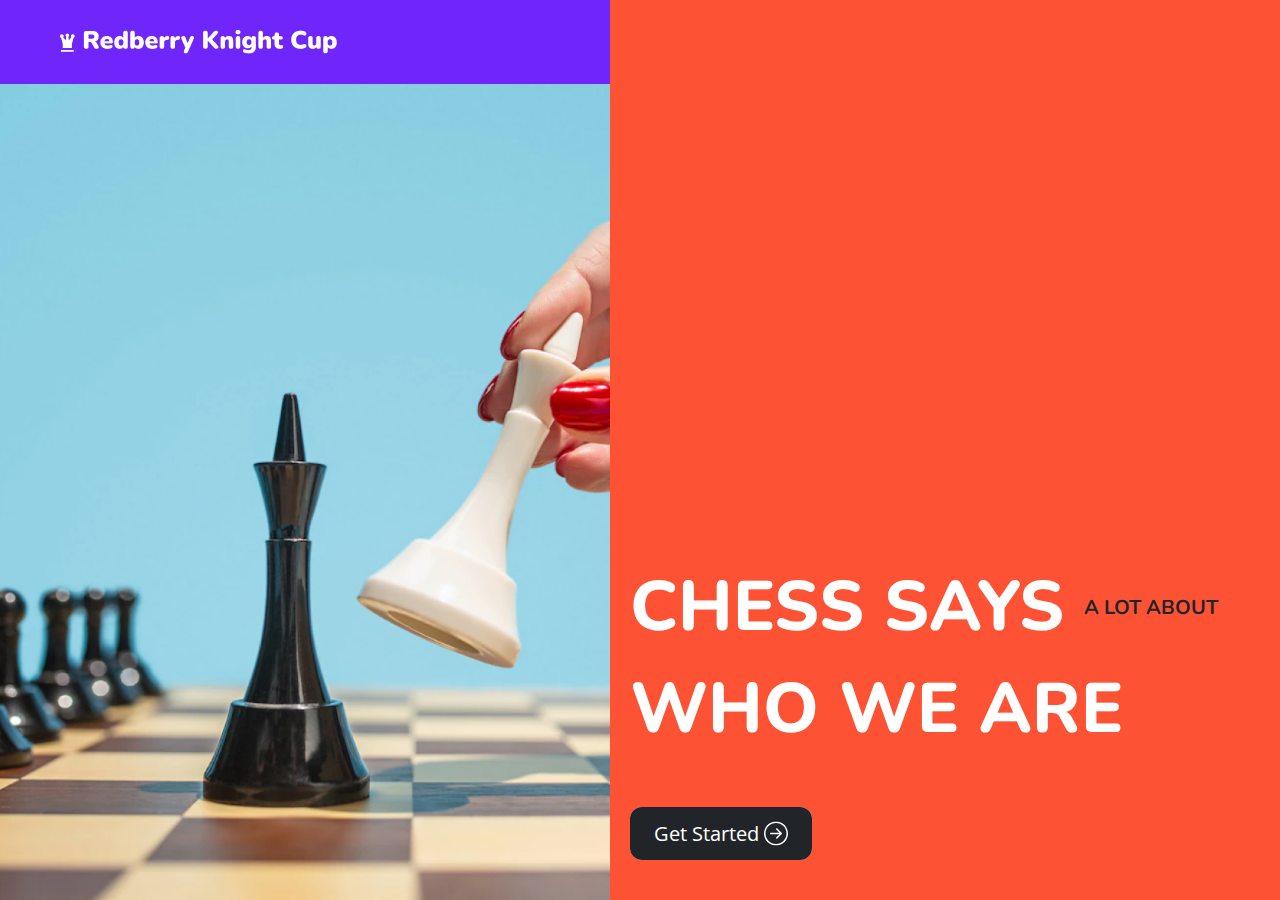
<file: index.html>
<!DOCTYPE html>
<html lang="en">
  <head>
    <meta charset="UTF-8" />
    <meta name="viewport" content="width=device-width, initial-scale=1.0" />
    <meta http-equiv="X-UA-Compatible" content="ie=edge" />
    <title>Redberry Knight Cup</title>
    <link rel="preconnect" href="https://fonts.googleapis.com" />
    <link rel="preconnect" href="https://fonts.gstatic.com" crossorigin />
    <link
      href="https://fonts.googleapis.com/css2?family=Nunito:ital,wght@0,200..1000;1,200..1000&display=swap"
      rel="stylesheet"
    />
    <link rel="preconnect" href="https://fonts.googleapis.com" />
    <link rel="preconnect" href="https://fonts.gstatic.com" crossorigin />
    <link
      href="https://fonts.googleapis.com/css2?family=Open+Sans:ital,wght@0,300..800;1,300..800&display=swap"
      rel="stylesheet"
    />
    <link rel="stylesheet" href="cssFolder/style.css" />
    <link rel="stylesheet" href="cssFolder/queries.css" />
    <!-- <script defer src="jsFolder/script.js"></script> -->
  </head>
  <body>
    <!-- <div class="container container-one"> -->
    <section class="section-one section-1 section">
      <div class="first-left-half">
        <header class="header logo-section logo-section-one">
          <div class="main-logo">
            <img
              src="photos/Vector.svg"
              alt="Website name"
              class="crown-logo"
            />
            <img
              src="photos/Redberry Knight Cup-logo.png"
              alt="Website Logo"
              class="second-logo"
            />
          </div>
        </header>
        <div class="landing-photo"></div>
      </div>
      <!-- <div class="right-container"> -->
      <div class="first-right-half">
        <div class="whole-heading">
          <div class="heading-first-sent">
            <p class="main-heading">chess says</p>
            <span class="heading-span"> a lot about </span>
          </div>
          <p class="main-heading">who we are</p>
        </div>
        <button class="start-btn">
          <a href="index2.html" class="link-btn">
            <p>Get Started</p>
            <img src="photos/first-arrow-right-circle.svg" alt="Right arrow" />
          </a>
        </button>
      </div>
      <!-- </div> -->
    </section>
    <!-- </div> -->
  </body>
</html>
</file>
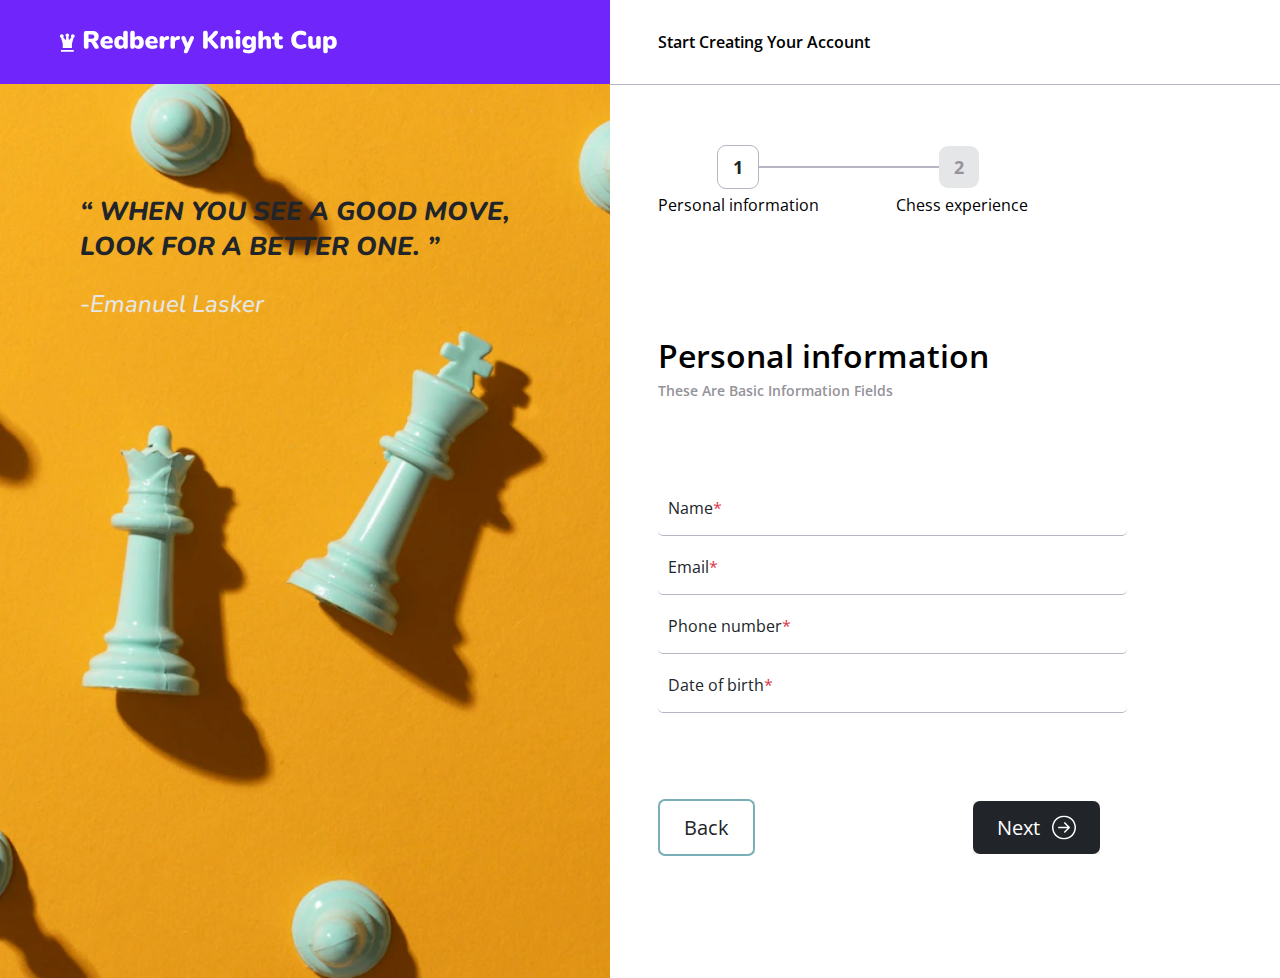
<file: index2.html>
<!DOCTYPE html>
<html lang="en">
  <head>
    <meta charset="UTF-8" />
    <meta name="viewport" content="width=device-width, initial-scale=1.0" />
    <meta http-equiv="X-UA-Compatible" content="ie=edge" />
    <title>Redberry Knight Cup</title>
    <link rel="preconnect" href="https://fonts.googleapis.com" />
    <link rel="preconnect" href="https://fonts.gstatic.com" crossorigin />
    <link
      href="https://fonts.googleapis.com/css2?family=Nunito:ital,wght@0,200..1000;1,200..1000&display=swap"
      rel="stylesheet"
    />
    <link rel="preconnect" href="https://fonts.googleapis.com" />
    <link rel="preconnect" href="https://fonts.gstatic.com" crossorigin />
    <link
      href="https://fonts.googleapis.com/css2?family=Open+Sans:ital,wght@0,300..800;1,300..800&display=swap"
      rel="stylesheet"
    />
    <link rel="stylesheet" href="cssFolder/style.css" />
    <link rel="stylesheet" href="cssFolder/queries.css" />

    <script defer src="jsFolder/script.js"></script>
  </head>
  <body>
    <div class="container">
      <section class="section-two section">
        <div class="second-left-half">
          <header class="header logo-section">
            <div class="main-logo">
              <img
                src="photos/Vector.svg"
                alt="Website name"
                class="crown-logo"
              />
              <img
                src="photos/Redberry Knight Cup-logo.png"
                alt="Website Logo"
                class="second-logo"
              />
            </div>
          </header>
          <div class="left-quote-part">
            <div class="photo-text">
              <q class="quote-text">
                When you see a good move, look for a better one.
              </q>
              <p class="quote-author">&dash;Emanuel Lasker</p>
            </div>
          </div>
          <div class="yellow-photo"></div>
        </div>

        <div class="second-right-half">
          <p class="creating-account">Start Creating Your Account</p>
          <div class="info-section-err-msg">
            <div class="info-section">
              <div class="info-steps">
                <p class="step step-one">1</p>
                <img
                  src="photos/Frame 9.svg"
                  class="check-tick hidden"
                  alt="Check icon"
                />
                <div class="for-line"></div>
                <p class="step step-two">2</p>
              </div>
              <div class="personal-info">
                <p class="step-info">Personal information</p>
                <p class="step-info">Chess experience</p>
              </div>
            </div>
            <div class="error-msg-box">
              <!--<div class="error-msg">
                <div class="err-first-line">
                  <span
                    ><svg
                      xmlns="http://www.w3.org/2000/svg"
                      viewBox="0 0 16 16"
                      fill="currentColor"
                      class="err-red-icon"
                    >
                      <path
                        fill-rule="evenodd"
                        d="M8 15A7 7 0 1 0 8 1a7 7 0 0 0 0 14ZM8 4a.75.75 0 0 1 .75.75v3a.75.75 0 0 1-1.5 0v-3A.75.75 0 0 1 8 4Zm0 8a1 1 0 1 0 0-2 1 1 0 0 0 0 2Z"
                        clip-rule="evenodd"
                      />
                    </svg>
                    Invalid number</span
                  >
                  <svg
                    xmlns="http://www.w3.org/2000/svg"
                    viewBox="0 0 16 16"
                    fill="currentColor"
                    class="x-icon"
                  >
                    <path
                      d="M5.28 4.22a.75.75 0 0 0-1.06 1.06L6.94 8l-2.72 2.72a.75.75 0 1 0 1.06 1.06L8 9.06l2.72 2.72a.75.75 0 1 0 1.06-1.06L9.06 8l2.72-2.72a.75.75 0 0 0-1.06-1.06L8 6.94 5.28 4.22Z"
                    />
                  </svg>
                </div>
                <div class="line"></div>
                <p>Please enter valid phone number</p>
              </div>-->
            </div>
          </div>

          <h2 class="personal-heading">Personal information</h2>
          <p class="personal-para">These Are Basic Information Fields</p>

          <form class="form-input">
            <div class="each-input">
              <label class="label-line" for="full-name"
                >Name<span class="star">*</span></label
              >
              <input
                id="full-name"
                type="text"
                placeholder=""
                requered
                class="name-input input"
                oninput="getValue('name-input')"
                autocomplete="off"
              />
              <img
                src="photos/check-circle-fill.svg"
                alt="check-tick"
                class="green-tick hidden"
              />
            </div>

            <div class="each-input">
              <label class="label-line" for="email"
                >Email<span class="star">*</span></label
              >
              <input
                id="email"
                text="email"
                placeholder=""
                required
                class="email-input input"
                oninput="getValue('email-input')"
                autocomplete="off"
              />
              <img
                src="photos/check-circle-fill.svg"
                alt="check-tick"
                class="green-tick hidden"
              />
            </div>

            <div class="each-input">
              <label class="label-line" for="phone-number"
                >Phone number<span class="star">*</span></label
              >
              <input
                id="phone-number"
                text="number"
                placeholder=""
                required
                class="phone-num-input input"
                maxlength="9"
                oninput="getValue('phone-num-input')"
                autocomplete="off"
              />
              <img
                src="photos/check-circle-fill.svg"
                alt="check-tick"
                class="green-tick hidden"
              />
            </div>

            <div class="each-input">
              <label class="label-line" for="text"
                >Date of birth<span class="star">*</span></label
              >
              <input
                id="text"
                required
                type="text"
                placeholder=""
                onblur="(this.type='text')"
                class="birthday-input input"
                oninput="getValue('birthday-input')"
                autocomplete="off"
              />
              <img
                src="photos/check-circle-fill.svg"
                alt="check-tick"
                class="green-tick hidden"
              />
            </div>
          </form>

          <div class="buttons">
            <button class="btn-left">
              <a href="index.html" class="link-back">Back</a>
            </button>
            <button type="submit" class="btn-right submit-btn">
              <!-- href='index3.html' -->
              <a class="link-next">
                Next
                <img
                  src="photos/first-arrow-right-circle.svg"
                  alt="Right Arrow"
                />
              </a>
            </button>
          </div>
        </div>
      </section>
    </div>
  </body>
</html>
</file>
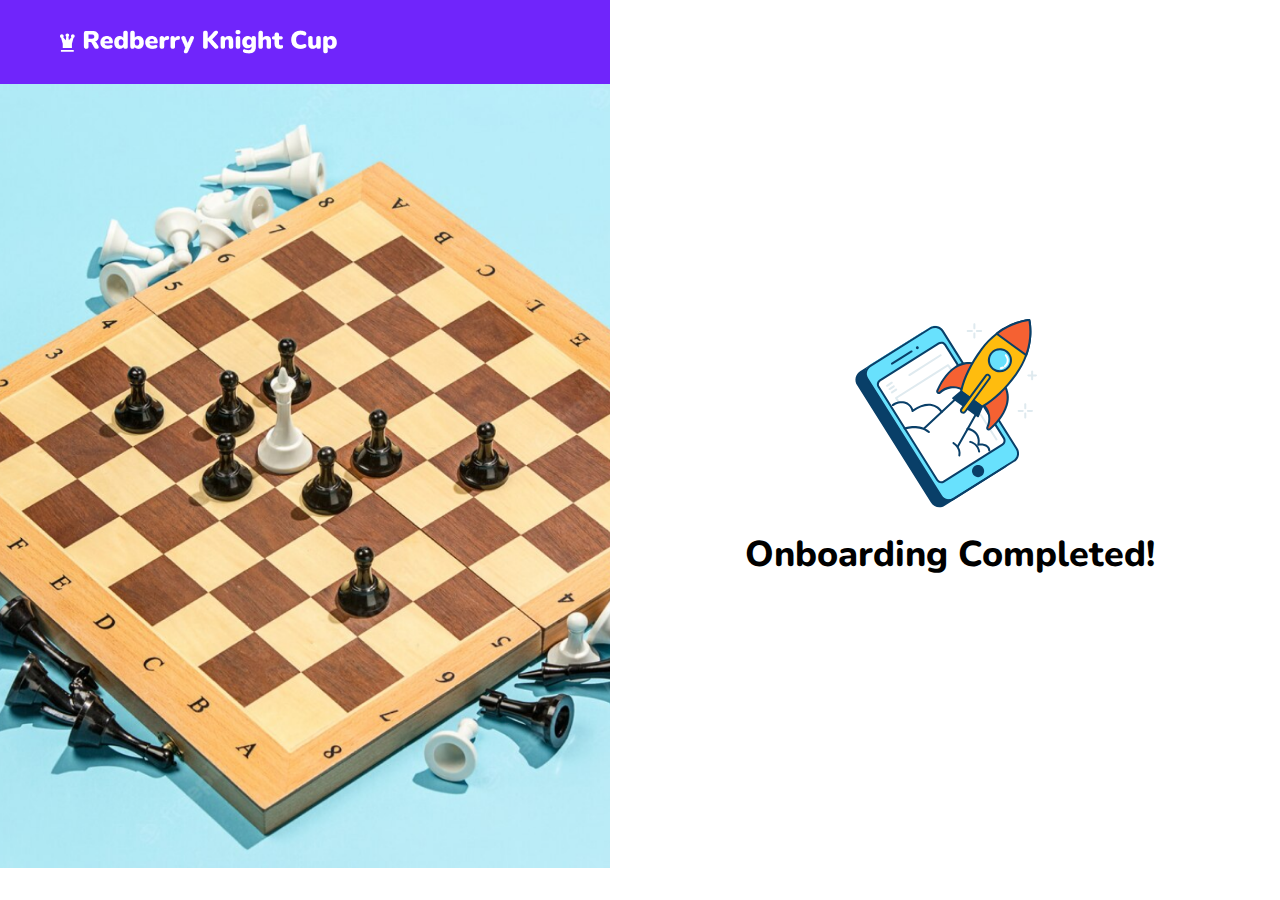
<file: index4.html>
<!DOCTYPE html>
<html lang="en">
  <head>
    <meta charset="UTF-8" />
    <meta name="viewport" content="width=device-width, initial-scale=1.0" />
    <meta http-equiv="X-UA-Compatible" content="ie=edge" />
    <title>Redberry Knight Cup</title>
    <link rel="preconnect" href="https://fonts.googleapis.com" />
    <link rel="preconnect" href="https://fonts.gstatic.com" crossorigin />
    <link
      href="https://fonts.googleapis.com/css2?family=Nunito:ital,wght@0,200..1000;1,200..1000&display=swap"
      rel="stylesheet"
    />
    <link rel="preconnect" href="https://fonts.googleapis.com" />
    <link rel="preconnect" href="https://fonts.gstatic.com" crossorigin />
    <link
      href="https://fonts.googleapis.com/css2?family=Open+Sans:ital,wght@0,300..800;1,300..800&display=swap"
      rel="stylesheet"
    />
    <link rel="stylesheet" href="cssFolder/style.css" />
    <link rel="stylesheet" href="cssFolder/queries.css" />

    <!-- <script defer src="jsFolder/script4.js"></script> -->
    <script defer src="jsFolder/script4.js"></script>
  </head>
  <body>
    <div class="container">
      <section class="section-four section">
        <div class="fourth-left-half">
          <header class="header logo-section">
            <div class="main-logo">
              <img
                src="photos/Vector.svg"
                alt="Website name"
                class="crown-logo"
              />
              <img
                src="photos/Redberry Knight Cup-logo.png"
                alt="Website Logo"
                class="second-logo"
              />
            </div>
          </header>
          <div class="fourth-photo"></div>
        </div>
        <div class="right-half">
          <div class="success-image">
            <img src="photos/Succsess rocket.svg" alr="Rocket success image" />
          </div>
          <p class="success-msg">Onboarding Completed!</p>
        </div>
      </section>
    </div>
  </body>
</html>
</file>
<file: cssFolder/style.css>
* {
  padding: 0;
  margin: 0;
  box-sizing: border-box;
}
html {
  font-size: 62.5%;
  overflow-x: hidden;
}

.container {
  max-width: 192rem;
}

.section {
  display: grid;
  grid-template-columns: 50fr 55fr;
}
.section-one {
  height: 100%;
}
.first-left-half {
  height: 100%;
  display: flex;
  flex-direction: column;
}
.logo-section {
  width: 100%;
  background-color: #7025fb;
}
.main-logo {
  padding: 3rem 0 3rem 6rem;
  display: flex;
  align-items: center;
  gap: 0.8rem;
}

.landing-photo {
  width: 100%;
  flex: 1;
  background-image: url(../photos/Landing\ page-\ scrolling\ photo.png);
  background-size: cover;
  background-repeat: no-repeat;
  background-position: center bottom;
}

/* Landing page - RIGHT SIDE */

.first-right-half {
  background-color: #fd5334;
  height: 100vh;
  display: flex;
  flex-direction: column;
  gap: 5rem;
  justify-content: flex-end;
  align-items: flex-start;
}
.main-heading {
  font-family: "Nunito", sans-serif;
  font-weight: 900;
  font-size: 8rem;
  line-height: 10.9rem;
  color: #fff;
  text-transform: uppercase;
  padding-left: 2rem;
}
.heading-span {
  font-family: "Nunito", sans-serif;
  font-weight: 700;
  font-size: 2rem;
  line-height: 10.9rem;
  color: #212529;
  text-transform: uppercase;
}
.heading-first-sent {
  display: flex;
  justify-content: center;
  align-items: center;
  gap: 2rem;
}
.start-btn {
  margin-left: 2rem;
  margin-bottom: 4rem;
  border: none;
  border-radius: 12px;
}
.link-btn,
.link-btn:link .link-btn:visited {
  display: flex;
  justify-content: center;
  align-items: center;
  border-radius: 12px;
  gap: 0.5rem;
  text-decoration: none;

  background-color: #212529;
  padding: 1.3rem 2.4rem;
  color: #fff;
  font-family: "Open Sans";
  font-weight: 400;
  font-size: 2rem;
  line-height: 2.7rem;

  transition: box-shadow 0.3s;
}

.link-btn:hover,
.link-btn:active {
  cursor: pointer;
  box-shadow: 0 0 0 4px #7bafb8;
}

/* SECTION 2 */
/* LEFT side */
.left-quote-part {
  position: relative;
}

.yellow-photo {
  width: 100%;
  height: 100%;
  background-image: url(../photos/second-photo.png);
  background-size: cover;
  background-repeat: no-repeat;
  background-position: center;
}
.photo-text {
  position: absolute;
  top: 11rem;
  left: 8rem;
  max-width: 44rem;
}
.quote-text {
  font-family: "Nunito", sans-serif;
  font-weight: 800;
  font-size: 2.6rem;
  line-height: 3.5rem;
  font-style: italic;
  color: #212529;
  text-transform: uppercase;
}
.quote-author {
  font-family: "Nunito", sans-serif;
  font-weight: 500;
  font-style: italic;
  font-size: 2.4rem;
  line-height: 3.3rem;
  color: #e5e6e8;
  margin-top: 2.4rem;
}
/* RIGHT side */

.creating-account {
  padding: 3rem 0 3rem 4.8rem;
  font-weight: 600;
  font-size: 1.6rem;
  line-height: 2.4rem;
  font-family: "Open Sans";
  border-bottom: 1px solid #b9b4c3;
  white-space: nowrap;
}
.info-section {
  display: flex;
  flex-direction: column;
  margin: 6rem 0 11.5rem 4.8rem;
}
.info-section-err-msg {
  display: flex;
  gap: 5rem;
}
.error-msg-box {
  height: 9rem;
  width: 20rem;
  z-index: 3;
}
.error-msg {
  background-color: #fff;
  margin-top: 2rem;
  box-shadow: 0 0 1px #a0a8af;
  z-index: 3;
  animation-duration: 0.8s;
  animation-fill-mode: forwards;
}

@keyframes openError {
  0% {
    /* visibility: hidden; */
    transform: scale(0);
  }
  100% {
    transform: scale(1);
    /* visibility: visible; */
  }
}

.error-msg span {
  padding: 1rem;
  color: #dc3545;
  font-family: "Nunito";
  font-weight: 600;
  font-size: 1.3rem;
  display: flex;
  gap: 0.3rem;
  white-space: nowrap;
  align-items: center;
}
.err-first-line {
  display: flex;
  justify-content: space-between;
  align-items: center;
  padding-right: 1rem;
}
.err-red-icon {
  width: 1.8rem;
}
.x-icon {
  width: 2.1rem;
  color: #95939a;
}
.x-icon:hover {
  cursor: pointer;
}
.line {
  border-bottom: 1px solid #9ea2a7;
}
.error-msg p {
  padding: 1rem;
  color: #212529;
  font-family: "Nunito";
  font-weight: 600;
  font-size: 1.6rem;
}
.info-steps {
  display: flex;
  align-items: center;
  margin-left: 5.9rem;
}
.for-line {
  width: 18rem;
  border: 1px solid #b9b4c3;
}
.personal-info {
  display: flex;
  white-space: nowrap;

  gap: 7.7rem;
  margin-top: 0.4rem;
}
.step {
  font-family: "Open Sans";
  font-weight: 700;
  font-size: 1.8rem;
  padding: 0.9rem 1.5rem;
  color: #95939a;
  background-color: #e5e6e8;
  border-radius: 9px;
}
.step-one,
.second-step-two {
  color: #212529;
  background-color: #fff;
  border: 1px solid #b9b4c3;
}
.check-tick {
  height: 4.4rem;
  width: 4.23rem;
}
.step-info {
  font-family: "Open Sans";
  font-weight: 400;
  font-size: 1.6rem;
  line-height: 2.4rem;
  color: #000;
}
.personal-heading {
  font-family: "Open Sans";
  font-weight: 600;
  font-size: 3.2rem;
  line-height: 4.8rem;
  color: #000;
  margin-left: 4.8rem;
}
.personal-para {
  font-family: "Open Sans";
  font-weight: 600;
  font-size: 1.4rem;
  line-height: 2.1rem;
  color: #95939a;
  margin: 0 0 8.5rem 4.8rem;
}
.form-input {
  margin: 0 0 8.8rem 4.8rem;
  width: 70%;
  z-index: 1;
}
.each-input {
  display: flex;
  flex-direction: column;
  position: relative;
  margin-bottom: 0.9rem;
}
.each-input *:focus {
  outline: #7bafb8 solid 3px;
  background-color: #e9ecef;
  border-radius: 6px;
}
.each-input input {
  min-width: 100%;
  height: 5rem;
  padding: 1.2rem 3rem 1.2rem 1.2rem;
  border: none;
  border-radius: 0.5rem;
  border-bottom: 1px solid #b9b4c3;
  font-size: 2rem;
}

.each-input input:hover {
  color: #3b3f44;
  border-radius: 6px;
  cursor: pointer;
}

.form-input label,
.each-select label {
  font-family: "Open Sans";
  font-weight: 400;
  font-size: 1.6rem;
  line-height: 2.4rem;
  color: #212529;
  position: absolute;
  top: 20%;
  left: 2.2%;
}
.form-input label:hover {
  cursor: pointer;
}

.star {
  color: #dc3545;
}
.green-tick {
  width: 2rem;
  height: 2rem;
  display: inline;
  position: absolute;
  right: 2%;
  top: 25%;
}
.buttons {
  margin: 0 0 4rem 4.8rem;
  max-width: 66%;
  display: flex;
  justify-content: space-between;
}

.btn-left,
.btn-right {
  border: none;
}
.link-back,
.link-back:link,
.link-back:visited {
  text-decoration: none;
  padding: 1.3rem 2.4rem;
  font-family: "Open Sans";
  font-weight: 400;
  font-size: 2rem;
  line-height: 2.7rem;
  color: #212529;
  border-radius: 0.7rem;
  background-color: #fff;
  border: 2px solid #7bafb8;
}
.link-back:hover,
.link-back:active {
  cursor: pointer;
  background-color: #e9ecef;
}
.link-next,
.link-next:link,
.link-next:visited {
  text-decoration: none;
  display: flex;
  align-items: center;
  gap: 1.2rem;
  padding: 1.3rem 2.4rem;
  background-color: #212529;
  border-radius: 0.7rem;
  font-family: "Open Sans";
  font-weight: 400;
  font-size: 2rem;
  line-height: 2.7rem;
  color: #fff;
}
.link-next:hover,
.link-next:active {
  cursor: pointer;
  box-shadow: 0 0 0 3px #7bafb8;
}

.hidden {
  display: none;
}
/* THIRD SECTION */
.third-left-half {
  height: 100%;
  display: flex;
  flex-direction: column;
}
.third-photo {
  width: 100%;
  /* height: 100%; */
  flex: 1;
  background-image: url(../photos/third-photo.png);
  background-size: cover;
  background-repeat: no-repeat;
  /* background-position: top left; */
  background-position: left center;
}

.second-photo-text {
  position: absolute;
  top: 10rem;
  left: 4rem;
  max-width: 58rem;
  margin-right: 1.8rem;
}
.second-quote-text {
  font-size: 2.3rem;
}
.second-quote {
  color: #093f68;
  text-align: end;
  padding-right: 2rem;
}

.second-form {
  margin: 0 0 14rem 3.7rem;
  display: flex;
  gap: 2.3rem;
}
.knowledge-level {
  position: relative;
}
.character {
  position: relative;
}
.knowledge-level p,
.character-heading p,
.full-name {
  font-family: "Open Sans", sans-serif;
  font-weight: 400;
  font-size: 2rem;
  line-height: 3rem;
  color: #000;
}
.knowledge-level img,
.second-arrow {
  width: 1.6rem;
  height: 1.6rem;
}
.knowledge-heading,
.character-heading {
  display: flex;
  justify-content: space-between;
  align-items: center;
  padding: 0.8rem 1.6rem;
  width: 31rem;
  border-bottom: 1px solid #b9b4c3;
  border-radius: 6px;
  margin-bottom: 0.4rem;
  z-index: 1;
}

.knowledge-heading:hover,
.character-heading:hover,
.each-line-player:hover {
  cursor: pointer;
  background-color: #ece9f3;
}
.tooltip {
  position: relative;
  display: inline-block;
}
.tooltip .tooltiptext {
  width: 25rem;
  font-size: 1.6rem;
  background-color: #e7787e;
  color: #fff;
  text-align: center;
  border-radius: 0.6rem;
  padding: 5px 0;
  position: absolute;
  z-index: 1;
  /* bottom: -100%; */
  top: -30px;
  left: 0;
  opacity: 0;
  transition: opacity 0.3s;
}
.tooltip .tooltiptext:hover {
  cursor: default;
}
.tooltip .tooltiptext::after {
  content: "";
  position: absolute;
  top: 100%;
  left: 10%;
  transform: translateX(-50%);
  border-width: 5px;
  border-style: solid;
  border-color: #e7787e transparent transparent transparent;
}

.each-level {
  width: 31rem;
  border-radius: 4px;
  padding: 2rem 0 2.7rem 0;
  box-shadow: 0 0 4px #b9b4c3;
  background-color: rgba(255, 255, 255, 1);
  margin-left: 1rem;
  position: absolute;
  transition: smooth;
  z-index: 2;
  /* animation: slide_down_level 700ms; */
  /* animation: slide_up 700ms; */
  /* animation-fill-mode: forwards; */
  transform-origin: 1% 1%;
}

.each-level p {
  padding: 0.7rem 0 0.7rem 2rem;
}
.each-level p:nth-child(2) {
  margin: 1rem 0;
}
.level:hover {
  cursor: pointer;
  background-color: #ece9f3;
  font-weight: 600;
}
@keyframes slide_down_level {
  from {
    transform: scaleY(0);
    /* top: 81%; */
    opacity: 0;
  }
  to {
    transform: scaleY(1);
    /* top: 83.5%; */
    opacity: 1;
  }
}
@keyframes slide_up_level {
  from {
    transform: scaleY(1);
    /* top: 83.5%; */
    display: block;
  }
  to {
    transform: scaleY(0);
    /* top: 81%; */
    opacity: 0;
  }
}
/* /////////////////////////////////////// */

.chess-characters {
  width: 31rem;
  box-shadow: 0 0 4px #b9b4c3;
  border-radius: 4px;
  padding: 1.6rem 0 2.2rem 0;
  background-color: rgba(255, 255, 255, 1);
  position: absolute;
  transition: smooth;
  transform-origin: 1% 1%;
  z-index: 2;
  /* animation: slide_down_level 700ms ease; */
}

@keyframes slide_down_player {
  from {
    /* transform: scaleX(0); */
    transform: scaleY(0);
    /* top: 97%; */
    /* top: 82%; */

    /* display: none; */
    opacity: 0;
  }
  to {
    /* transform: scalex(1); */
    transform: scaleY(1);
    /* top: 83.5%; */
    /* top: 97%; */
    opacity: 1;
    /* display: block; */
  }
}

@keyframes slide_up_player {
  from {
    /* transform: scalex(1); */
    transform: scaleY(1);
    top: 97%;
    display: block;
  }
  to {
    /* transform: scalex(0); */
    transform: scaleY(0);
    top: 97%;
    opacity: 0;
  }
}
.little-chess-player-photo {
  width: 3rem;
  height: 3rem;
}
.each-line-player {
  display: flex;
  align-items: center;
  justify-content: space-between;
  margin: 0.8rem 0 1rem 0;
  padding: 0 1.1rem 0 2rem;
}
.chessplayer-photos {
  width: 10rem;
  height: 7.2rem;
  border-radius: 6px;
}
.total {
  font-family: "Open Sans", sans-serif;
  font-weight: 600;
  font-size: 1.6rem;
  line-height: 2.4rem;
  color: #817d7d;
  margin-left: 2rem;
}

.third-form {
  margin-left: 3.7rem;
  margin-bottom: 10rem;
  display: flex;
  flex-direction: column;
  gap: 1.2rem;
}
.partic-question {
  font-family: "Open Sans", sans-serif;
  font-weight: 400;
  font-size: 2rem;
  line-height: 2.4rem;
  color: #212529;
  padding-left: 1.6rem;
  border-radius: 0.5rem;
  margin-right: 5rem;
}
.yes-no-boxes {
  display: flex;
  gap: 1.8rem;
  margin-left: 1.6rem;
}
.each-yes-no-box {
  display: flex;
  justify-content: center;
  align-items: center;
  gap: 0.5rem;
}
.each-yes-no-box:hover {
  cursor: pointer;
}
.little-box {
  width: 1.4rem;
  height: 1.4rem;
  border: 1px solid #d9d9d9;
  border-radius: 50%;
  transition: box-shadow 0.4s;
  display: flex;
  justify-content: center;
  align-items: center;
}
.inner-box {
  border: 1px solid #0d6efd;
  border-radius: 50%;
  transition: all 0.4s;
  animation-fill-mode: forwards;
}
.inner-box:hover {
  width: 1.2rem;
  height: 1.2rem;
}
@keyframes clicked {
  from {
    width: 0.5rem;
    height: 0.5rem;
    border: 1px solid #0d6efd;
  }
  to {
    width: 1.2rem;
    height: 1.2rem;
    box-shadow: 0 0 0 3px #0d6efd;
  }
}

.yes,
.no {
  font-family: "Open Sans", sans-serif;
  font-weight: 400;
  font-size: 1.6rem;
  line-height: 2.4rem;
  color: #212529;
}
/* FOURTH SECTION */
.fourth-left-half {
  width: 100%;
  height: 88vh;
}
.fourth-photo {
  width: 100%;
  height: 99%;
  background-image: url(../photos/fourth-photo.png);
  background-size: cover;
  background-repeat: no-repeat;
  background-position: center;
}
.right-half {
  height: 100vh;
  display: flex;
  flex-direction: column;
  justify-content: center;
  align-items: center;
}
.success-msg {
  font-family: "Nunito", sans-serif;
  font-weight: 800;
  font-size: 3.6rem;
  line-height: 5.4rem;
  color: #000;
  margin-top: 1.6rem;
  white-space: nowrap;
  max-width: 40rem;
}
.fail-msg {
  font-size: 1.4rem;
}
</file>
<file: cssFolder/queries.css>
/*****************************/
/*Below 1312px(smaller desktops)*/
/*****************************/
@media (max-width: 82em) {
  .landing-photo {
    background-position: center bottom;
  }
  .main-heading {
    font-weight: 800;
    font-size: 7rem;
    line-height: 9.5rem;
  }
  .knowledge-heading,
  .character-heading {
    max-width: 28rem;
  }
  .each-level {
    width: 28rem;
    padding: 1.8rem 0 2.5rem 0;
  }
  .chess-characters {
    width: 28rem;
    padding: 1.5rem 0 2.1rem 0;
  }
  .info-section-err-msg {
    gap: 1.2rem;
  }
}
/*****************************/
/*Below 1200px(Landscape tablets)*/
/*****************************/
@media (max-width: 75em) {
  html {
    font-size: 56.25%;
  }
  .personal-info {
    gap: 3rem;
  }
  .for-line {
    width: 14rem;
  }
}
/*****************************/
/*Below 1056px(tablets)*/
/*****************************/
@media (max-width: 66em) {
  .section-one {
    height: 100vh;
    width: 100vw;
    display: block;
    background-image: url("../photos/Landing\ page-\ scrolling\ photo.png");
    background-size: cover;
    background-repeat: no-repeat;
    background-position: center;
    margin: 0 auto;
  }
  .first-left-half {
    height: 100%;
    display: block;
  }
  .logo-section {
    position: relative;
  }

  .first-right-half {
    position: absolute;
    top: 8.5rem;
    left: 0;
    width: 100%;
    height: auto;
    background-color: rgba(240, 64, 33, 0.7);
    gap: 1.8rem;
    justify-content: center;
    padding: 3rem 0 0 10rem;
  }
  .whole-heading {
    margin-top: 5rem;
  }
  .start-btn {
    margin-top: 7rem;
  }

  .section-two,
  .section-three {
    width: 105%;
    grid-template-columns: 45fr 55fr;

    /* grid-template-columns: 1fr 1fr; */
  }
  .photo-text {
    top: 16rem;
    left: 6rem;
    max-width: 43rem;
  }
  .quote-text {
    font-size: 2.3rem;
    line-height: 3.3rem;
  }
  .second-photo-text {
    left: 3rem;
    max-width: 50rem;
    margin-right: 1.5rem;
  }
  .second-quote-text {
    font-size: 2rem;
  }
  .second-quote {
    padding-right: 2rem;
  }
  .info-section-err-msg {
    gap: 0;
  }
}
/*****************************/
/*Below 960px(tablets)*/
/*****************************/
@media (max-width: 60em) {
  html {
    font-size: 50%;
  }
  .second-form {
    margin: 0 0 14rem 3.7rem;
    display: flex;
    flex-direction: column;
    gap: 8rem;
  }
  .info-section-err-msg {
    gap: 0.6rem;
  }
  .error-msg-box {
    height: 9rem;
    width: 18rem;
    z-index: 3;
  }
  .little-chess-player-photo {
    width: 2.5rem;
    height: 2.5rem;
  }
  .first-right-half {
    top: 8.9rem;
  }
  .error-msg span {
    font-size: 1.2rem;

    gap: 0.3rem;
  }
  /* 900pixelze yvelaferi kargadaa so far mpu */
  /* iq ro shevavseb, error msg ar qreba da eg unda davamato */
}
/*****************************/
/*Below 768px(tablets)*/
/*****************************/

@media (max-width: 48em) {
  html {
    font-size: 56.25%;
  }
  .crown-logo {
    padding-bottom: 0.5rem;
  }
  .section-one {
    position: relative;
  }
  .start-btn {
    position: absolute;
    right: 6%;
    top: -38%;
  }
  .link-btn {
    gap: 1rem;
  }
  .whole-heading {
    padding-bottom: 7rem;
  }
  .section {
    grid-template-columns: 1fr;
    margin: 0 auto;
  }
  .yellow-photo {
    width: 100%;
    height: 50rem;
  }
  .photo-text {
    top: 8rem;
    left: 10rem;
    max-width: 44rem;
  }
  .info-section-err-msg {
    gap: 8rem;
  }
  .error-msg-box {
    height: 11rem;
    width: 22rem;
  }
  .buttons {
    max-width: 75%;
  }
  .form-input {
    width: 75%;
  }
  .third-left-half {
    display: block;
  }
  .third-photo {
    width: 100%;
    height: 50rem;
  }
  .first-right-half {
    top: 8.7rem;
  }
  .for-line {
    width: 20rem;
  }
  .personal-info {
    gap: 10rem;
  }
  .fourth-left-half {
    height: 50%;
  }
  .fourth-photo {
    height: 50rem;
  }
  .right-half {
    height: 60rem;
    padding-top: 2rem;
  }
}
/*****************************/
/*Below 656px*/
/*****************************/
@media (max-width: 41em) {
  .first-right-half {
    justify-content: flex-start;
    padding: 1rem 0 0 2rem;
  }
  .whole-heading {
    margin-top: 2rem;
    padding-bottom: 3rem;
  }
  .start-btn {
    position: absolute;
    right: 6%;
    top: -53%;
  }
  .info-section-err-msg {
    gap: 2rem;
  }
  .error-msg-box {
    height: 8rem;
    width: 18rem;
  }
  /* These do not work, for some reason */
}
/*****************************/
/*Below 576px*/
/*****************************/
@media (max-width: 36em) {
  .logo-section-one {
    height: 15rem;
  }
  .start-btn {
    right: 55%;
    left: 5%;
    top: -48%;
  }
  .first-right-half {
    top: 15rem;
  }
  .heading-first-sent {
    display: flex;
    flex-direction: column;
    /* justify-content: flex-start; */
    align-items: flex-start;
    gap: 1rem;
  }
  .heading-span {
    line-height: 1;
    padding: 0 0 2rem 2rem;
  }
  .buttons {
    max-width: 70%;
  }
  .form-input {
    width: 70%;
  }
  .info-section-err-msg {
    gap: 0;
  }
  .second-right-half {
    position: relative;
  }
  .error-msg-box {
    position: absolute;
    z-index: 5;
    opacity: 1;
    left: 55%;
    top: 10%;
  }
  .form-input label {
    left: 2.5%;
  }
}
/*****************************/
/*Below 480px*/
/*****************************/
@media (max-width: 30em) {
  .main-heading {
    font-size: 5.3rem;
    line-height: 8rem;
    padding-left: 0;
    white-space: nowrap;
    margin-left: 0;
  }
  .heading-span {
    padding-left: 0.5rem;
  }
  .start-btn {
    white-space: nowrap;
    right: 50%;
    left: 4%;
    top: -55%;
  }
  .first-right-half {
    padding-left: 1rem;
  }
  .main-logo {
    padding: 3rem 0 3rem 3.5rem;
  }
  .photo-text {
    top: 8rem;
    left: 2rem;
  }
  .yellow-photo {
    height: 43rem;
  }
  .for-line {
    width: 15rem;
  }
  .personal-info {
    gap: 5.5rem;
  }
  .error-msg-box {
    left: 48%;
  }
  .form-input label {
    left: 3.2%;
  }
  .second-photo-text {
    left: 1rem;
    top: 6rem;
  }
  .creating-account {
    padding: 3rem 0 3rem 2.5rem;

    font-size: 1.5rem;
  }
  .second-form {
    margin-left: 2.5rem;
  }
  .third-form {
    margin-left: 2.3rem;
  }
  .personal-heading2 {
    margin-left: 3.3rem;
  }
  .personal-para2 {
    margin: 0 0 8.5rem 3.3rem;
  }
  .success-msg {
    font-weight: 700;
    font-size: 3.1rem;
  }
  .fail-msg {
    font-size: 1.4rem;
    font-weight: 700;
    line-height: 2.4rem;
    white-space: normal;
    text-align: center;
  }
}
/*****************************/
/*Below 352px*/
/*****************************/
@media (max-width: 22em) {
  html {
    font-size: 50%;
  }
  .main-logo {
    padding: 3rem 0 3rem 3rem;
  }

  .main-heading {
    font-weight: 900;
    font-size: 5rem;
    line-height: 7.9rem;
    padding-left: 1rem;
    white-space: nowrap;
  }
  .heading-span {
    line-height: 1rem;
    padding-bottom: 1rem;
  }
  .start-btn {
    right: 45%;
    left: 2%;
    top: -58%;
  }
  .yellow-photo {
    width: 100%;
    height: 40rem;
  }
  .fourth-left-half {
    height: 50%;
  }
  .fourth-photo {
    height: 50rem;
  }
  .right-half {
    height: 60rem;
    padding-top: 2rem;
  }
  .photo-text {
    top: 8rem;
    left: 4rem;
    max-width: 35rem;
  }
  .for-line {
    width: 12rem;
  }
  .personal-info {
    gap: 4rem;
  }
  .info-section {
    margin: 6rem 0 11.5rem 1.8rem;
  }
  .personal-heading {
    margin-left: 1.8rem;
    z-index: 2;
  }
  .personal-para {
    margin: 0 0 8.5rem 1.8rem;
    z-index: 3;
  }
  .form-input {
    margin: 0 0 8.8rem 1.8rem;
  }
  .buttons {
    margin: 0 0 4rem 1.8rem;
  }
  .creating-account {
    padding: 3rem 0 3rem 1.8rem;
  }

  .error-msg-box {
    left: 50%;
  }
  .second-form {
    margin: 0 0 14rem 1rem;
  }
  .third-form {
    margin-left: 1rem;
  }
  .second-quote-text {
    font-size: 1.8rem;
  }
  .quote-text {
    font-size: 1.7rem;
  }
}
/*****************************/
/*Below 320px*/
/*****************************/
@media (max-width: 20em) {
  html {
    font-size: 45%;
  }
  .first-right-half {
    padding: 2rem 0 2rem 2rem;
  }
  .start-btn {
    right: 54%;
    left: 1%;
    top: -52%;
  }
  .second-photo-text {
    left: 1rem;
    top: 6rem;
  }
  .main-logo {
    padding: 3rem 0 3rem 2rem;
  }
  .yellow-photo,
  .third-photo {
    height: 35rem;
  }
  .success-msg {
    font-size: 2.8rem;
  }
  .fail-msg {
    font-size: 1.4rem;
  }
}
/*****************************/
/*Below 288px*/
/*****************************/
@media (max-width: 18em) {
  html {
    font-size: 40%;
  }
  .crown-logo {
    width: 5%;
  }
  .second-logo {
    width: 75%;
  }
  .start-btn {
    right: 52%;
    left: -1%;
    top: -58%;
  }
  .error-msg-box {
    left: 45%;
    top: 10%;
  }
  .second-photo-text {
    left: 1rem;
    top: 4rem;
  }
  .quote-author {
    line-height: 1.3rem;
    margin-top: 0.5rem;
    margin-right: 2rem;
    font-size: 2rem;
  }
  .creating-account {
    padding: 3rem 0 3rem 1rem;
    font-size: 1.5rem;
  }

  .first-right-half {
    padding: 1.5rem 0 2rem 1rem;
  }
  .main-heading {
    font-weight: 800;
    font-size: 4.5rem;
    line-height: 7rem;
  }
  .quote-text {
    font-size: 1.7rem;
  }
}
</file>
